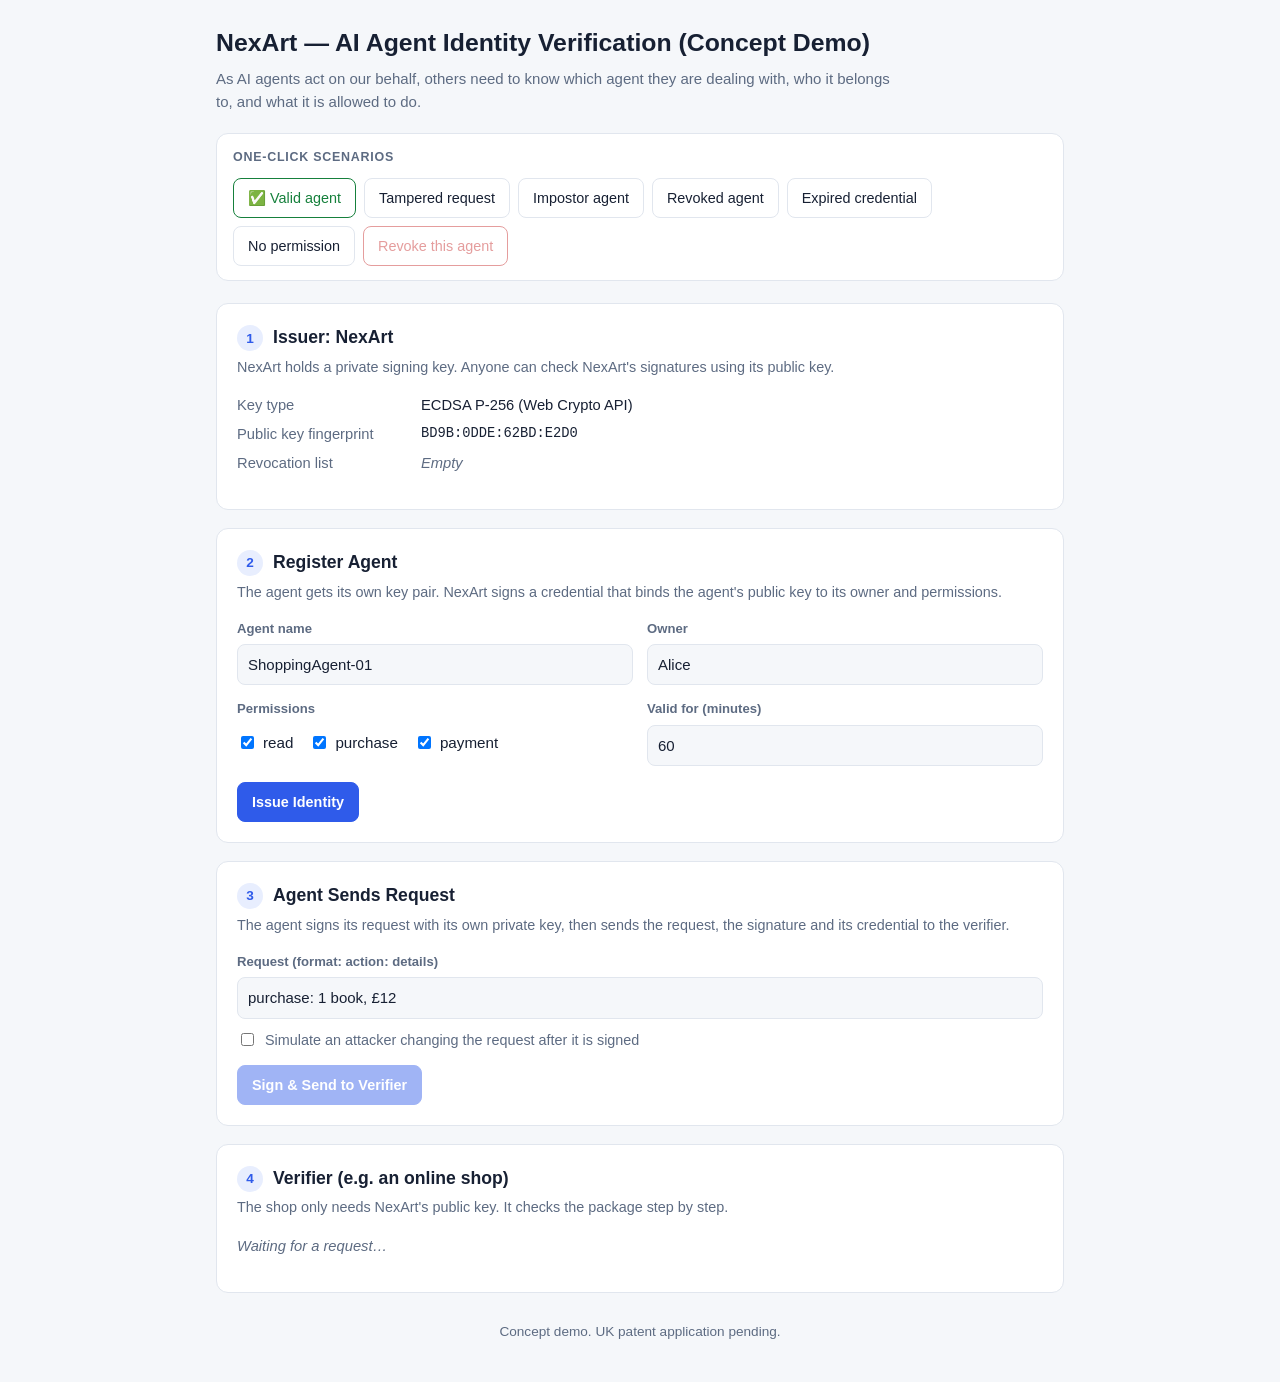
<file: nexart-demo/index.html>
<!DOCTYPE html>
<html lang="en">
<head>
<meta charset="UTF-8">
<meta name="viewport" content="width=device-width, initial-scale=1.0">
<title>NexArt Agent Identity</title>
<meta name="description" content="Concept demo: verifying the identity, owner and permissions of AI agents with digital signatures.">
<style>
  /* ===== 颜色设置（浅色模式） ===== */
  :root {
    --bg: #f5f7fa;
    --panel: #ffffff;
    --border: #e1e6ee;
    --text: #172033;
    --muted: #5d6b82;
    --accent: #2f5bea;
    --accent-soft: #e8eefe;
    --ok: #16803c;
    --ok-soft: #e6f6ec;
    --bad: #c62828;
    --bad-soft: #fdecec;
    --warn: #b26a00;
    --warn-soft: #fff4e0;
    --card-a: #1e3a8a;
    --card-b: #2f5bea;
    --mono: ui-monospace, SFMono-Regular, Menlo, Consolas, monospace;
  }
  /* ===== 深色模式（跟随系统设置） ===== */
  @media (prefers-color-scheme: dark) {
    :root {
      --bg: #0f141c;
      --panel: #171e2a;
      --border: #2a3445;
      --text: #e7ecf4;
      --muted: #9aa7bb;
      --accent: #7c9cff;
      --accent-soft: #1f2a44;
      --ok: #4ade80;
      --ok-soft: #12291c;
      --bad: #f87171;
      --bad-soft: #2f1717;
      --warn: #fbbf24;
      --warn-soft: #2e2410;
    }
  }

  * { box-sizing: border-box; }
  body {
    margin: 0;
    background: var(--bg);
    color: var(--text);
    font: 15px/1.55 -apple-system, BlinkMacSystemFont, "Segoe UI", Roboto, Helvetica, Arial, sans-serif;
  }
  .wrap { max-width: 880px; margin: 0 auto; padding: 28px 16px 40px; }

  header h1 { font-size: 1.55rem; line-height: 1.25; margin: 0 0 8px; }
  header p { color: var(--muted); margin: 0 0 20px; max-width: 680px; }

  /* 顶部场景按钮区 */
  .scenarios {
    background: var(--panel); border: 1px solid var(--border); border-radius: 12px;
    padding: 14px 16px; margin-bottom: 22px;
  }
  .scenarios .label { font-size: .78rem; font-weight: 600; text-transform: uppercase; letter-spacing: .06em; color: var(--muted); margin-bottom: 10px; }
  .btn-row { display: flex; flex-wrap: wrap; gap: 8px; }

  button {
    font: inherit; font-size: .9rem; cursor: pointer;
    border-radius: 8px; padding: 8px 14px;
    border: 1px solid var(--border); background: var(--panel); color: var(--text);
  }
  button:hover:not(:disabled) { border-color: var(--accent); color: var(--accent); }
  button:disabled { opacity: .45; cursor: not-allowed; }
  button.primary { background: var(--accent); border-color: var(--accent); color: #fff; font-weight: 600; }
  button.primary:hover:not(:disabled) { color: #fff; filter: brightness(1.08); }
  button.good { border-color: var(--ok); color: var(--ok); }
  button.danger { border-color: var(--bad); color: var(--bad); }
  button.danger:hover:not(:disabled) { background: var(--bad-soft); color: var(--bad); border-color: var(--bad); }

  /* 每个步骤区块 */
  section {
    background: var(--panel); border: 1px solid var(--border); border-radius: 12px;
    padding: 20px; margin-bottom: 18px;
  }
  section h2 { display: flex; align-items: center; gap: 10px; font-size: 1.1rem; margin: 0 0 4px; }
  .step {
    display: inline-flex; align-items: center; justify-content: center;
    width: 26px; height: 26px; border-radius: 50%;
    background: var(--accent-soft); color: var(--accent); font-size: .85rem; font-weight: 700; flex: none;
  }
  .hint { color: var(--muted); font-size: .9rem; margin: 0 0 16px; }

  .kv { display: grid; grid-template-columns: 170px 1fr; gap: 6px 14px; font-size: .92rem; }
  .kv dt { color: var(--muted); }
  .kv dd { margin: 0; word-break: break-all; }
  .mono { font-family: var(--mono); font-size: .86rem; }

  /* 表单 */
  .form { display: grid; grid-template-columns: 1fr 1fr; gap: 14px; margin-bottom: 16px; }
  .field label, .field .flabel { display: block; font-size: .82rem; font-weight: 600; color: var(--muted); margin-bottom: 5px; }
  input[type=text], input[type=number] {
    width: 100%; font: inherit; padding: 8px 10px; border-radius: 8px;
    border: 1px solid var(--border); background: var(--bg); color: var(--text);
  }
  input:focus { outline: 2px solid var(--accent); outline-offset: 0; }
  .checks { display: flex; gap: 16px; flex-wrap: wrap; padding-top: 6px; }
  .checks label { display: flex; align-items: center; gap: 6px; font-weight: 400; color: var(--text); font-size: .95rem; margin: 0; }
  .inline-check { display: flex; align-items: center; gap: 8px; font-size: .9rem; color: var(--muted); margin: 10px 0 14px; }

  /* 数字身份证卡片 */
  .id-card {
    margin-top: 18px; border-radius: 14px; padding: 18px 20px; color: #fff;
    background: linear-gradient(135deg, var(--card-a), var(--card-b));
    box-shadow: 0 6px 20px rgba(30, 58, 138, .25);
    position: relative; overflow: hidden;
  }
  .id-card.revoked, .id-card.expired { background: linear-gradient(135deg, #4b5563, #6b7280); box-shadow: none; }
  .id-card .top { display: flex; justify-content: space-between; align-items: flex-start; gap: 10px; margin-bottom: 12px; }
  .id-card .brand { font-size: .72rem; letter-spacing: .14em; text-transform: uppercase; opacity: .85; }
  .id-card .name { font-size: 1.3rem; font-weight: 700; margin-top: 2px; word-break: break-word; }
  .status {
    font-size: .72rem; font-weight: 700; letter-spacing: .06em; text-transform: uppercase;
    padding: 4px 10px; border-radius: 999px; background: rgba(255,255,255,.18); white-space: nowrap;
  }
  .status.active::before { content: "● "; color: #86efac; }
  .status.bad { background: #c62828; }
  .id-card .grid { display: grid; grid-template-columns: 1fr 1fr; gap: 10px 18px; font-size: .88rem; }
  .id-card .grid .full { grid-column: 1 / -1; }
  .id-card .k { font-size: .7rem; text-transform: uppercase; letter-spacing: .08em; opacity: .7; }
  .id-card .v { word-break: break-all; }
  .chip { display: inline-block; font-size: .78rem; padding: 2px 9px; border-radius: 999px; background: rgba(255,255,255,.2); margin: 2px 4px 2px 0; }
  .card-actions { margin-top: 12px; display: flex; gap: 8px; flex-wrap: wrap; }

  .empty { color: var(--muted); font-style: italic; font-size: .92rem; }

  /* 传输中的数据包 */
  .packet { border: 1px dashed var(--border); border-radius: 10px; padding: 14px; margin-top: 14px; background: var(--bg); }
  .packet h3 { font-size: .8rem; text-transform: uppercase; letter-spacing: .06em; color: var(--muted); margin: 0 0 10px; }
  .alert { margin-top: 10px; padding: 8px 12px; border-radius: 8px; font-size: .9rem; }
  .alert.warn { background: var(--warn-soft); color: var(--warn); }

  /* 验证结果 */
  .checklist { list-style: none; padding: 0; margin: 14px 0 0; }
  .checklist li {
    display: grid; grid-template-columns: 28px 1fr; gap: 4px 8px;
    padding: 10px 0; border-top: 1px solid var(--border);
  }
  .checklist li:first-child { border-top: 0; }
  .checklist .icon { font-size: 1.1rem; line-height: 1.3; }
  .checklist .title { font-weight: 600; }
  .checklist .detail { grid-column: 2; color: var(--muted); font-size: .86rem; word-break: break-word; }
  .checklist li.pending { opacity: .45; }

  .verdict { margin-top: 16px; border-radius: 12px; padding: 16px 18px; }
  .verdict .big { font-size: 1.6rem; font-weight: 800; letter-spacing: .04em; }
  .verdict.ok { background: var(--ok-soft); color: var(--ok); border: 2px solid var(--ok); }
  .verdict.bad { background: var(--bad-soft); color: var(--bad); border: 2px solid var(--bad); }
  .verdict p { margin: 4px 0 0; color: var(--text); }

  footer { text-align: center; color: var(--muted); font-size: .85rem; padding: 10px 0 0; }

  .fatal { background: var(--bad-soft); color: var(--bad); padding: 14px; border-radius: 10px; margin-bottom: 18px; }

  /* 手机屏幕：表单改成一列 */
  @media (max-width: 620px) {
    header h1 { font-size: 1.3rem; }
    .form { grid-template-columns: 1fr; }
    .kv { grid-template-columns: 1fr; gap: 0 0; }
    .kv dd { margin-bottom: 8px; }
    .id-card .grid { grid-template-columns: 1fr; }
    section { padding: 16px; }
  }
</style>
</head>
<body>
<div class="wrap">

  <header>
    <h1>NexArt — AI Agent Identity Verification (Concept Demo)</h1>
    <p>As AI agents act on our behalf, others need to know which agent they are dealing with, who it belongs to, and what it is allowed to do.</p>
  </header>

  <div id="fatal"></div>

  <!-- 一键演示场景 -->
  <div class="scenarios">
    <div class="label">One-click scenarios</div>
    <div class="btn-row">
      <button class="good" data-scenario="valid">✅ Valid agent</button>
      <button data-scenario="tampered">Tampered request</button>
      <button data-scenario="impostor">Impostor agent</button>
      <button data-scenario="revoked">Revoked agent</button>
      <button data-scenario="expired">Expired credential</button>
      <button data-scenario="noperm">No permission</button>
      <button class="danger" id="revokeTop" disabled>Revoke this agent</button>
    </div>
  </div>

  <!-- 区块 1：发证方 -->
  <section id="s1">
    <h2><span class="step">1</span> Issuer: NexArt</h2>
    <p class="hint">NexArt holds a private signing key. Anyone can check NexArt's signatures using its public key.</p>
    <dl class="kv">
      <dt>Key type</dt><dd>ECDSA P-256 (Web Crypto API)</dd>
      <dt>Public key fingerprint</dt><dd class="mono" id="issuerFp">Generating…</dd>
      <dt>Revocation list</dt><dd id="revList" class="empty">Empty</dd>
    </dl>
  </section>

  <!-- 区块 2：注册 agent -->
  <section id="s2">
    <h2><span class="step">2</span> Register Agent</h2>
    <p class="hint">The agent gets its own key pair. NexArt signs a credential that binds the agent's public key to its owner and permissions.</p>
    <div class="form">
      <div class="field">
        <label for="agentName">Agent name</label>
        <input type="text" id="agentName" value="ShoppingAgent-01">
      </div>
      <div class="field">
        <label for="owner">Owner</label>
        <input type="text" id="owner" value="Alice">
      </div>
      <div class="field">
        <span class="flabel">Permissions</span>
        <div class="checks">
          <label><input type="checkbox" name="perm" value="read" checked> read</label>
          <label><input type="checkbox" name="perm" value="purchase" checked> purchase</label>
          <label><input type="checkbox" name="perm" value="payment" checked> payment</label>
        </div>
      </div>
      <div class="field">
        <label for="validity">Valid for (minutes)</label>
        <input type="number" id="validity" value="60" min="1" max="10080">
      </div>
    </div>
    <button class="primary" id="issueBtn" disabled>Issue Identity</button>
    <div id="cardArea"></div>
  </section>

  <!-- 区块 3：agent 发出请求 -->
  <section id="s3">
    <h2><span class="step">3</span> Agent Sends Request</h2>
    <p class="hint">The agent signs its request with its own private key, then sends the request, the signature and its credential to the verifier.</p>
    <div class="field">
      <label for="reqText">Request (format: action: details)</label>
      <input type="text" id="reqText" value="purchase: 1 book, £12">
    </div>
    <label class="inline-check"><input type="checkbox" id="tamperBox"> Simulate an attacker changing the request after it is signed</label>
    <button class="primary" id="sendBtn" disabled>Sign &amp; Send to Verifier</button>
    <div id="packetArea"></div>
  </section>

  <!-- 区块 4：验证方 -->
  <section id="s4">
    <h2><span class="step">4</span> Verifier (e.g. an online shop)</h2>
    <p class="hint">The shop only needs NexArt's public key. It checks the package step by step.</p>
    <div id="verifyArea"><p class="empty">Waiting for a request…</p></div>
  </section>

  <footer>Concept demo. UK patent application pending.</footer>
</div>

<script>
// =====================================================================
// 第一部分：加密小工具（全部使用浏览器自带的 Web Crypto API）
// =====================================================================

const ALGO = { name: 'ECDSA', namedCurve: 'P-256' };  // 密钥类型：椭圆曲线 P-256
const SIGN = { name: 'ECDSA', hash: 'SHA-256' };      // 签名方式：ECDSA + SHA-256
const enc = new TextEncoder();                         // 把文字转成字节

// 生成一对新密钥（私钥用来签名，公钥用来验证）
function newKeyPair() {
  return crypto.subtle.generateKey(ALGO, true, ['sign', 'verify']);
}

// 字节 <-> Base64 文本 互相转换（方便把密钥、签名放进凭证里）
function bufToB64(buf) {
  let s = '';
  new Uint8Array(buf).forEach(b => { s += String.fromCharCode(b); });
  return btoa(s);
}
function b64ToBuf(b64) {
  const s = atob(b64);
  const out = new Uint8Array(s.length);
  for (let i = 0; i < s.length; i++) out[i] = s.charCodeAt(i);
  return out;
}
function bufToHex(buf) {
  return [...new Uint8Array(buf)].map(b => b.toString(16).padStart(2, '0')).join('');
}

// 把公钥导出成文本
async function exportPub(publicKey) {
  return bufToB64(await crypto.subtle.exportKey('raw', publicKey));
}
// 把文本形式的公钥导入回来，用于验证签名
function importPub(b64) {
  return crypto.subtle.importKey('raw', b64ToBuf(b64), ALGO, true, ['verify']);
}

// 用私钥给一段文字签名，返回签名文本
async function signText(privateKey, text) {
  return bufToB64(await crypto.subtle.sign(SIGN, privateKey, enc.encode(text)));
}
// 用公钥检查签名是否正确；出任何错误都当作"不通过"
async function verifyText(publicKey, sigB64, text) {
  try {
    return await crypto.subtle.verify(SIGN, publicKey, b64ToBuf(sigB64), enc.encode(text));
  } catch (e) {
    return false;
  }
}

// 计算 SHA-256 "数字指纹"（任何内容改动一个字，指纹都会完全不同）
async function sha256Hex(textOrBuf) {
  const data = typeof textOrBuf === 'string' ? enc.encode(textOrBuf) : textOrBuf;
  return bufToHex(await crypto.subtle.digest('SHA-256', data));
}

// 公钥的简短指纹，例如 3F2A:91C0:7B44:E1D8
async function fingerprint(pubB64) {
  const hex = (await sha256Hex(b64ToBuf(pubB64))).slice(0, 16).toUpperCase();
  return hex.match(/.{4}/g).join(':');
}

// 随机 ID，例如 agt_9f3c1a2b4d5e6f70
function randomId(prefix) {
  const bytes = crypto.getRandomValues(new Uint8Array(8));
  return prefix + bufToHex(bytes);
}

// 长字符串只显示开头，方便阅读
function short(s, n = 20) {
  return s.length > n ? s.slice(0, n) + '…' : s;
}

// 防止用户输入的文字被当成网页代码执行
function esc(s) {
  return String(s).replace(/[&<>"']/g, c => ({ '&': '&amp;', '<': '&lt;', '>': '&gt;', '"': '&quot;', "'": '&#39;' }[c]));
}

function timeStr(iso) {
  return new Date(iso).toLocaleString('en-GB', { day: '2-digit', month: 'short', hour: '2-digit', minute: '2-digit', second: '2-digit' });
}

const wait = ms => new Promise(r => setTimeout(r, ms));
const $ = id => document.getElementById(id);


// =====================================================================
// 第二部分：页面内存里的数据（刷新页面就全部清空）
// =====================================================================

const state = {
  issuer: null,          // NexArt 的密钥对和指纹
  agent: null,           // 当前注册的 agent：{ credential, keys }
  revoked: new Set(),    // NexArt 的吊销名单（存 agent ID）
  lastPackage: null,     // 最近一次发给验证方的数据包
  busy: false,           // 演示场景运行中时，暂时锁住按钮
  verifyRun: 0           // 用来取消旧的验证动画
};


// =====================================================================
// 第三部分：凭证（数字身份证）
// =====================================================================

// 凭证中需要被签名的内容。固定字段顺序，保证签名和验证时内容完全一致
function credentialBody(c) {
  return JSON.stringify({
    agentId: c.agentId,
    name: c.name,
    owner: c.owner,
    permissions: c.permissions,
    issuedAt: c.issuedAt,
    expiresAt: c.expiresAt,
    agentPublicKey: c.agentPublicKey,
    issuer: c.issuer
  });
}

// 签发身份：生成 agent 密钥对 -> 填好凭证 -> NexArt 用私钥签名
// backdate = true 时，把时间往前推，制造一张"已过期"的凭证
async function issueIdentity({ backdate = false } = {}) {
  const name = $('agentName').value.trim() || 'Unnamed agent';
  const owner = $('owner').value.trim() || 'Unknown';
  const permissions = [...document.querySelectorAll('input[name=perm]:checked')].map(i => i.value);
  const minutes = Math.max(1, parseInt($('validity').value, 10) || 60);

  const keys = await newKeyPair();
  const now = Date.now();
  const issued = backdate ? now - (minutes + 5) * 60000 : now;
  const expires = issued + minutes * 60000;

  const credential = {
    agentId: randomId('agt_'),
    name, owner, permissions,
    issuedAt: new Date(issued).toISOString(),
    expiresAt: new Date(expires).toISOString(),
    agentPublicKey: await exportPub(keys.publicKey),
    issuer: 'NexArt'
  };
  credential.issuerSignature = await signText(state.issuer.keys.privateKey, credentialBody(credential));

  state.agent = { credential, keys };
  state.lastPackage = null;
  await renderCard();
  $('packetArea').innerHTML = '';
  $('verifyArea').innerHTML = '<p class="empty">Waiting for a request…</p>';
  updateButtons();
}

// 冒充者：自己造一对密钥，再用一个"假 NexArt"密钥给自己签一张假凭证
async function makeImpostor() {
  const real = state.agent.credential;
  const fakeIssuer = await newKeyPair();
  const keys = await newKeyPair();
  const credential = {
    ...real,                                 // 抄袭真 agent 的名字、所属人、权限
    agentPublicKey: await exportPub(keys.publicKey),
    issuer: 'NexArt'                         // 声称是 NexArt 签发的
  };
  credential.issuerSignature = await signText(fakeIssuer.privateKey, credentialBody(credential));
  return { credential, keys, impostor: true };
}

// 吊销：把 agent ID 加入 NexArt 的吊销名单
async function revokeAgent(reverify = true) {
  if (!state.agent) return;
  state.revoked.add(state.agent.credential.agentId);
  renderRevList();
  await renderCard();
  updateButtons();
  // 如果之前已经发过请求，让验证方重新检查一次，立刻看到结果变化
  if (reverify && state.lastPackage) runVerifier(state.lastPackage);
}


// =====================================================================
// 第四部分：agent 签名并发送请求
// =====================================================================

// 请求的"信封"：只包含请求内容的指纹，agent 对这个信封签名
function envelopeBody(env) {
  return JSON.stringify({
    agentId: env.agentId,
    contentHash: env.contentHash,
    timestamp: env.timestamp,
    nonce: env.nonce
  });
}

// 模拟攻击者在途中修改内容：把金额乘以 100
function tamperContent(text) {
  if (/£\s?\d+/.test(text)) return text.replace(/£\s?(\d+)/, (m, n) => '£' + (Number(n) * 100));
  return text + ' (x100)';
}

async function signAndSend({ sender, tamper }) {
  const content = $('reqText').value.trim() || 'read: catalogue';

  // agent 计算请求内容的指纹，并用自己的私钥签名
  const envelope = {
    agentId: sender.credential.agentId,
    contentHash: await sha256Hex(content),
    timestamp: new Date().toISOString(),
    nonce: randomId('')
  };
  const signature = await signText(sender.keys.privateKey, envelopeBody(envelope));

  // 发出后，如果勾选了"篡改"，内容在途中被改掉
  const received = tamper ? tamperContent(content) : content;

  const pkg = { credential: sender.credential, content: received, envelope, signature };
  state.lastPackage = pkg;
  renderPacket(sender, content, received, signature);
  await runVerifier(pkg);
}


// =====================================================================
// 第五部分：验证方逐项检查
// =====================================================================

async function verifyPackage(pkg) {
  const c = pkg.credential;
  const results = [];

  // a. 凭证是否真由 NexArt 签发：用 NexArt 公钥检查凭证签名
  const aOk = await verifyText(state.issuer.keys.publicKey, c.issuerSignature, credentialBody(c));
  results.push({
    title: 'Credential was issued by NexArt',
    ok: aOk,
    detail: aOk ? `Signature matches NexArt's public key (${state.issuer.fp}).`
                : `Signature does not match NexArt's public key. This credential is forged.`,
    reason: 'the credential was not issued by NexArt, so this agent cannot prove who it is.'
  });

  // b. 凭证是否过期
  const bOk = Date.now() < new Date(c.expiresAt).getTime();
  results.push({
    title: 'Credential has not expired',
    ok: bOk,
    detail: bOk ? `Valid until ${timeStr(c.expiresAt)}.` : `Expired at ${timeStr(c.expiresAt)}.`,
    reason: 'the agent\'s credential has expired.'
  });

  // c. 是否在吊销名单上
  const cOk = !state.revoked.has(c.agentId);
  results.push({
    title: 'Credential has not been revoked',
    ok: cOk,
    detail: cOk ? `${c.agentId} is not on NexArt's revocation list.`
                : `${c.agentId} is on NexArt's revocation list.`,
    reason: 'NexArt has revoked this agent\'s identity.'
  });

  // d. 请求是否真由凭证里的这个 agent 签名：用凭证里的 agent 公钥检查
  let dOk = false;
  try {
    const agentPub = await importPub(c.agentPublicKey);
    dOk = pkg.envelope.agentId === c.agentId &&
          await verifyText(agentPub, pkg.signature, envelopeBody(pkg.envelope));
  } catch (e) { dOk = false; }
  results.push({
    title: 'Request was signed by this agent',
    ok: dOk,
    detail: dOk ? 'Signature matches the agent public key inside the credential.'
                : 'Signature does not match the agent public key inside the credential.',
    reason: 'the request was not signed by the agent named in the credential.'
  });

  // e. 内容是否被篡改：重新计算收到内容的指纹，与 agent 签过名的指纹对比
  const receivedHash = await sha256Hex(pkg.content);
  const eOk = receivedHash === pkg.envelope.contentHash;
  results.push({
    title: 'Request content has not been changed',
    ok: eOk,
    detail: eOk ? 'Fingerprint of the received request matches the one the agent signed.'
                : 'Fingerprint of the received request does not match the one the agent signed.',
    reason: 'the request was changed after the agent signed it.'
  });

  // f. 操作是否在权限范围内：取冒号前面的词作为操作，例如 "purchase"
  const action = pkg.content.split(':')[0].trim().toLowerCase();
  const fOk = c.permissions.includes(action);
  const permList = c.permissions.length ? c.permissions.join(', ') : 'none';
  results.push({
    title: 'Action is within the agent\'s permissions',
    ok: fOk,
    detail: fOk ? `"${action}" is allowed (permissions: ${permList}).`
                : `"${action}" is not allowed (permissions: ${permList}).`,
    reason: `the agent is not allowed to "${action}" (it may only: ${permList}).`
  });

  return results;
}

// 逐行显示检查结果（带一点动画，方便评审看清楚）
async function runVerifier(pkg) {
  const run = ++state.verifyRun;
  const results = await verifyPackage(pkg);
  const c = pkg.credential;

  $('verifyArea').innerHTML = `
    <div class="packet" style="margin-top:0">
      <h3>Received package</h3>
      <dl class="kv">
        <dt>Claims to be</dt><dd>${esc(c.name)} <span class="mono">(${esc(c.agentId)})</span></dd>
        <dt>Belongs to</dt><dd>${esc(c.owner)}</dd>
        <dt>Request</dt><dd class="mono">${esc(pkg.content)}</dd>
      </dl>
    </div>
    <ul class="checklist" id="checklist">
      ${results.map(r => `
        <li class="pending">
          <span class="icon">⏳</span>
          <span class="title">${esc(r.title)}</span>
          <span class="detail">Checking…</span>
        </li>`).join('')}
    </ul>
    <div id="verdict"></div>`;

  const items = $('checklist').children;
  for (let i = 0; i < results.length; i++) {
    await wait(280);
    if (run !== state.verifyRun) return;   // 有新的验证开始了，停止旧动画
    const li = items[i];
    li.classList.remove('pending');
    li.querySelector('.icon').textContent = results[i].ok ? '✅' : '❌';
    li.querySelector('.detail').textContent = results[i].detail;
  }
  await wait(250);
  if (run !== state.verifyRun) return;

  // 总结果：全部通过 = VERIFIED，否则以第一个失败项作为原因
  const firstFail = results.find(r => !r.ok);
  const v = $('verdict');
  if (!firstFail) {
    const action = pkg.content.split(':')[0].trim().toLowerCase();
    v.className = 'verdict ok';
    v.innerHTML = `<div class="big">VERIFIED</div>
      <p>This request really comes from ${esc(c.name)}, a NexArt-registered agent acting for ${esc(c.owner)}, and it is allowed to ${esc(action)}.</p>`;
  } else {
    v.className = 'verdict bad';
    v.innerHTML = `<div class="big">REJECTED</div>
      <p>The shop refused the request because ${esc(firstFail.reason)}</p>`;
  }
}


// =====================================================================
// 第六部分：在页面上显示内容
// =====================================================================

function renderRevList() {
  const el = $('revList');
  if (!state.revoked.size) {
    el.className = 'empty';
    el.textContent = 'Empty';
  } else {
    el.className = 'mono';
    el.textContent = [...state.revoked].join(', ');
  }
}

// 显示数字身份证卡片
async function renderCard() {
  const area = $('cardArea');
  if (!state.agent) { area.innerHTML = ''; return; }
  const c = state.agent.credential;
  const agentFp = await fingerprint(c.agentPublicKey);
  const revoked = state.revoked.has(c.agentId);
  const expired = Date.now() >= new Date(c.expiresAt).getTime();

  let cls = '', statusHtml = '<span class="status active">Active</span>';
  if (revoked) { cls = 'revoked'; statusHtml = '<span class="status bad">Revoked</span>'; }
  else if (expired) { cls = 'expired'; statusHtml = '<span class="status bad">Expired</span>'; }

  area.innerHTML = `
    <div class="id-card ${cls}">
      <div class="top">
        <div>
          <div class="brand">NexArt · Agent Identity Credential</div>
          <div class="name">${esc(c.name)}</div>
        </div>
        ${statusHtml}
      </div>
      <div class="grid">
        <div><div class="k">Agent ID</div><div class="v mono">${esc(c.agentId)}</div></div>
        <div><div class="k">Owner</div><div class="v">${esc(c.owner)}</div></div>
        <div class="full"><div class="k">Permissions</div><div class="v">${
          c.permissions.length ? c.permissions.map(p => `<span class="chip">${esc(p)}</span>`).join('') : '<span class="chip">none</span>'
        }</div></div>
        <div><div class="k">Issued</div><div class="v">${timeStr(c.issuedAt)}</div></div>
        <div><div class="k">Expires</div><div class="v">${timeStr(c.expiresAt)}</div></div>
        <div><div class="k">Agent public key (fingerprint)</div><div class="v mono">${agentFp}</div></div>
        <div><div class="k">Issuer</div><div class="v">${esc(c.issuer)}</div></div>
        <div class="full"><div class="k">NexArt signature</div><div class="v mono">${esc(short(c.issuerSignature, 44))}</div></div>
      </div>
    </div>
    <div class="card-actions">
      <button class="danger" id="revokeCard" ${revoked || state.busy ? 'disabled' : ''}>Revoke this agent</button>
    </div>`;
  $('revokeCard').onclick = () => revokeAgent(true);
}

// 显示 agent 发出的数据包
function renderPacket(sender, signed, received, signature) {
  const c = sender.credential;
  const who = sender.impostor
    ? `<span style="color:var(--bad);font-weight:600">Impostor agent</span> pretending to be ${esc(c.name)} (it has no real NexArt credential)`
    : `${esc(c.name)} <span class="mono">(${esc(c.agentId)})</span>`;
  const tampered = signed !== received;
  $('packetArea').innerHTML = `
    <div class="packet">
      <h3>Package sent to verifier</h3>
      <dl class="kv">
        <dt>Sent by</dt><dd>${who}</dd>
        <dt>Request signed</dt><dd class="mono">${esc(signed)}</dd>
        <dt>Agent signature</dt><dd class="mono">${esc(short(signature, 44))}</dd>
        <dt>Attached</dt><dd>Credential for ${esc(c.name)}</dd>
      </dl>
      ${tampered ? `<div class="alert warn">⚠ Changed in transit: the verifier receives <b class="mono">${esc(received)}</b></div>` : ''}
    </div>`;
}

// 根据当前状态启用/禁用按钮
function updateButtons() {
  const ready = !!state.issuer && !state.busy;
  $('issueBtn').disabled = !ready;
  $('sendBtn').disabled = !ready || !state.agent;
  const canRevoke = ready && state.agent && !state.revoked.has(state.agent.credential.agentId);
  $('revokeTop').disabled = !canRevoke;
  const rc = $('revokeCard');
  if (rc) rc.disabled = !canRevoke;
  document.querySelectorAll('[data-scenario]').forEach(b => { b.disabled = !ready; });
}


// =====================================================================
// 第七部分：一键演示场景
// =====================================================================

function setForm({ perms }) {
  $('agentName').value = 'ShoppingAgent-01';
  $('owner').value = 'Alice';
  $('validity').value = 60;
  document.querySelectorAll('input[name=perm]').forEach(i => { i.checked = perms.includes(i.value); });
  $('reqText').value = 'purchase: 1 book, £12';
}

async function runScenario(kind) {
  if (state.busy) return;
  state.busy = true;
  updateButtons();
  try {
    // 1) 填好表单并签发身份
    setForm({ perms: kind === 'noperm' ? ['read'] : ['read', 'purchase', 'payment'] });
    $('tamperBox').checked = kind === 'tampered';
    await issueIdentity({ backdate: kind === 'expired' });

    // 2) 吊销场景：发请求之前先吊销
    if (kind === 'revoked') await revokeAgent(false);

    // 3) 冒充场景：换成冒充者来发请求
    const sender = kind === 'impostor' ? await makeImpostor() : state.agent;

    // 4) 签名、发送、验证
    $('s4').scrollIntoView({ behavior: 'smooth', block: 'start' });
    await signAndSend({ sender, tamper: kind === 'tampered' });
  } finally {
    state.busy = false;
    updateButtons();
  }
}


// =====================================================================
// 第八部分：页面启动
// =====================================================================

async function init() {
  // 检查浏览器是否支持 Web Crypto
  if (!window.crypto || !crypto.subtle) {
    $('fatal').innerHTML = '<div class="fatal">This browser does not support the Web Crypto API. Please open the page in a recent version of Chrome, Edge, Firefox or Safari.</div>';
    $('issuerFp').textContent = 'Unavailable';
    return;
  }

  // 页面加载时，为 NexArt 生成密钥对
  const keys = await newKeyPair();
  const fp = await fingerprint(await exportPub(keys.publicKey));
  state.issuer = { keys, fp };
  $('issuerFp').textContent = fp;

  // 绑定按钮
  $('issueBtn').onclick = async () => {
    state.busy = true; updateButtons();
    try { await issueIdentity(); } finally { state.busy = false; updateButtons(); }
  };
  $('sendBtn').onclick = async () => {
    state.busy = true; updateButtons();
    try {
      $('s4').scrollIntoView({ behavior: 'smooth', block: 'start' });
      await signAndSend({ sender: state.agent, tamper: $('tamperBox').checked });
    } finally { state.busy = false; updateButtons(); }
  };
  $('revokeTop').onclick = () => revokeAgent(true);
  document.querySelectorAll('[data-scenario]').forEach(b => {
    b.onclick = () => runScenario(b.dataset.scenario);
  });

  // 每 5 秒刷新一次卡片状态（让凭证到期时卡片自动显示 Expired）
  setInterval(() => {
    if (state.agent && !state.busy) {
      const expired = Date.now() >= new Date(state.agent.credential.expiresAt).getTime();
      const shown = document.querySelector('.id-card.expired');
      if (expired && !shown && !state.revoked.has(state.agent.credential.agentId)) renderCard();
    }
  }, 5000);

  updateButtons();
}

init();
</script>
</body>
</html>
</file>
